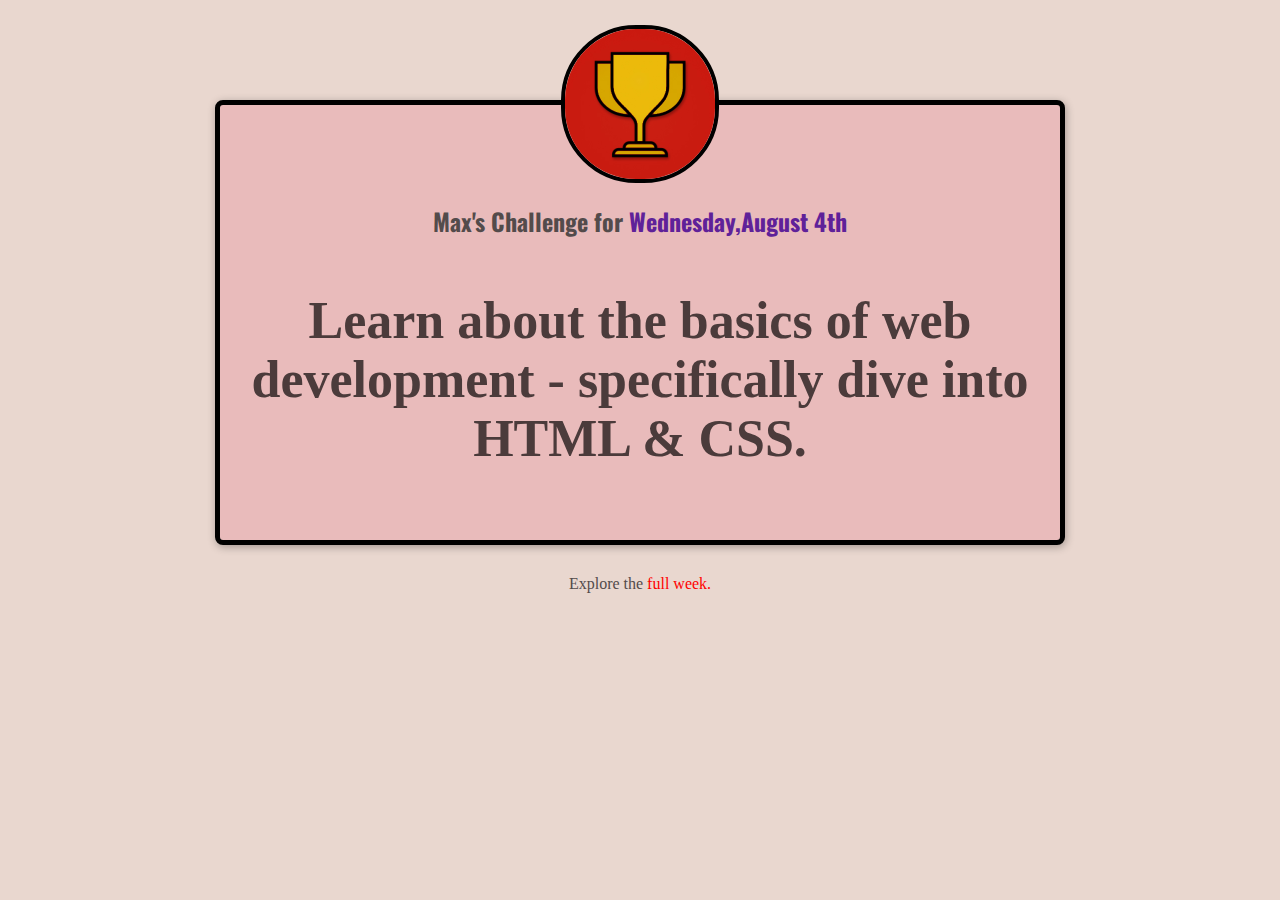
<file: index.html>
<!DOCTYPE html>
<html lang="en">
  <head>
    <link rel="preconnect" href="https://fonts.googleapis.com" />
    <link rel="preconnect" href="https://fonts.gstatic.com" crossorigin />
    <link
      href="https://fonts.googleapis.com/css2?family=Fira+Sans:wght@400;700&family=Oswald:wght@700&display=swap"
      rel="stylesheet"
    />
    <meta charset="UTF-8" />
    <meta name="viewport" content="width=device-width, initial-scale=1.0" />
    <title>My Daily Challenge</title>
    <link href="stylesheets/daily-challenge.css" rel="stylesheet" />
    <link rel="stylesheet" href="stylesheets/shared.css" />
  </head>
  <body>
    <main>
      <img src="images/challenges-trophy.jpg" alt="Daily Challenge" />
      <h1>Max's Challenge for <span>Wednesday,August 4th</span></h1>
      <p id="todays-challenge">
        Learn about the basics of web development - specifically dive into HTML
        & CSS.
      </p>
    </main>
    <footer>
      <p>Explore the <a href="full-week.html" target="_self">full week.</a></p>
    </footer>
  </body>
</html>
</file>
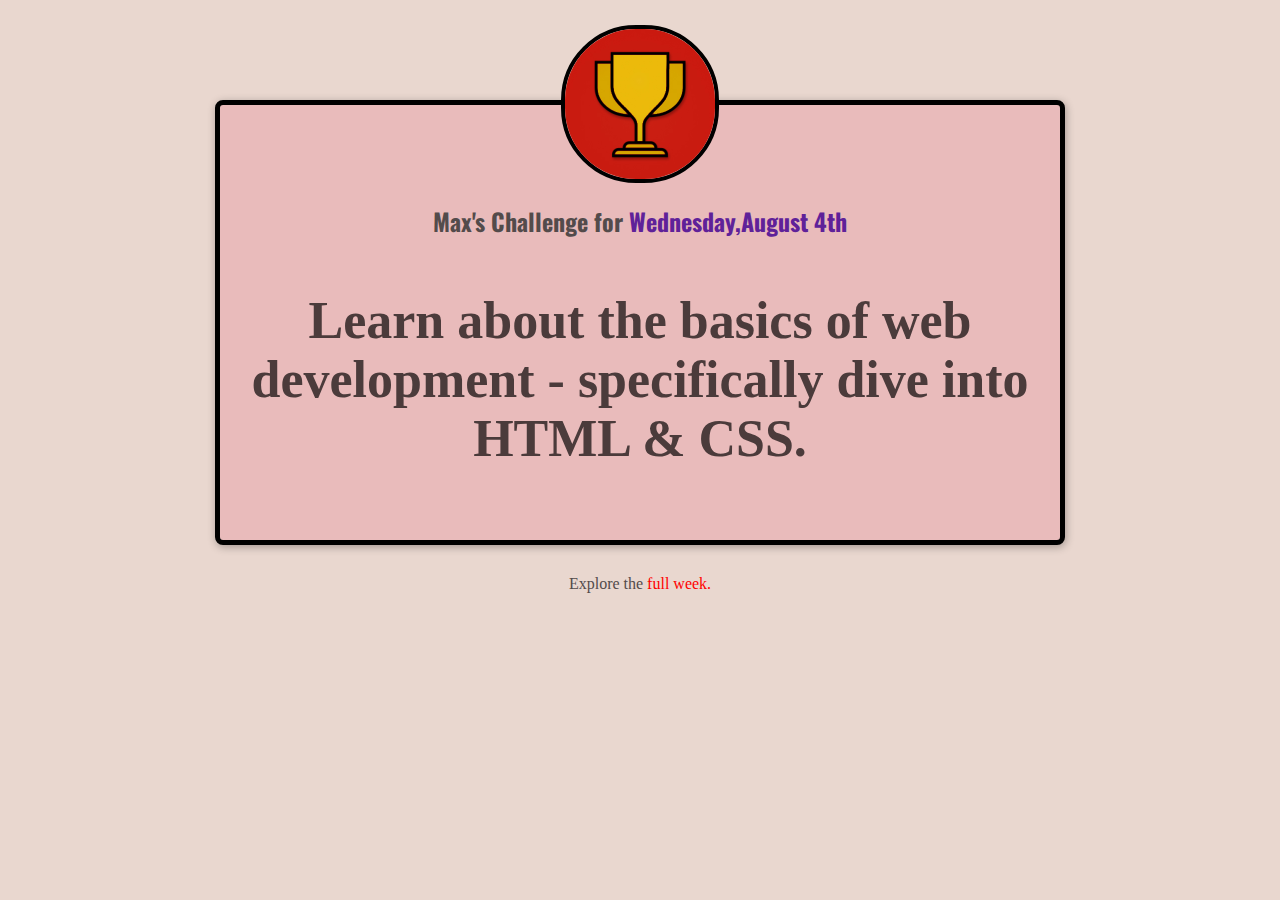
<file: project-1/index.html>
<!DOCTYPE html>
<html lang="en">
  <head>
    <link rel="preconnect" href="https://fonts.googleapis.com" />
    <link rel="preconnect" href="https://fonts.gstatic.com" crossorigin />
    <link
      href="https://fonts.googleapis.com/css2?family=Fira+Sans:wght@400;700&family=Oswald:wght@700&display=swap"
      rel="stylesheet"
    />
    <meta charset="UTF-8" />
    <meta name="viewport" content="width=device-width, initial-scale=1.0" />
    <title>My Daily Challenge</title>
    <link href="stylesheets/daily-challenge.css" rel="stylesheet" />
    <link rel="stylesheet" href="stylesheets/shared.css" />
    <link rel="icon" type="image/png" sizes="32x32" href="/project-1/images/favicon-32x32.png">
  </head>
  <body>
    <main>
      <img src="images/challenges-trophy.jpg" alt="Daily Challenge" />
      <h1>Max's Challenge for <span>Wednesday,August 4th</span></h1>
      <p id="todays-challenge">
        Learn about the basics of web development - specifically dive into HTML
        & CSS.
      </p>
    </main>
    <footer>
      <p>Explore the <a href="full-week.html" target="_self">full week.</a></p>
    </footer>
  </body>
</html>
</file>
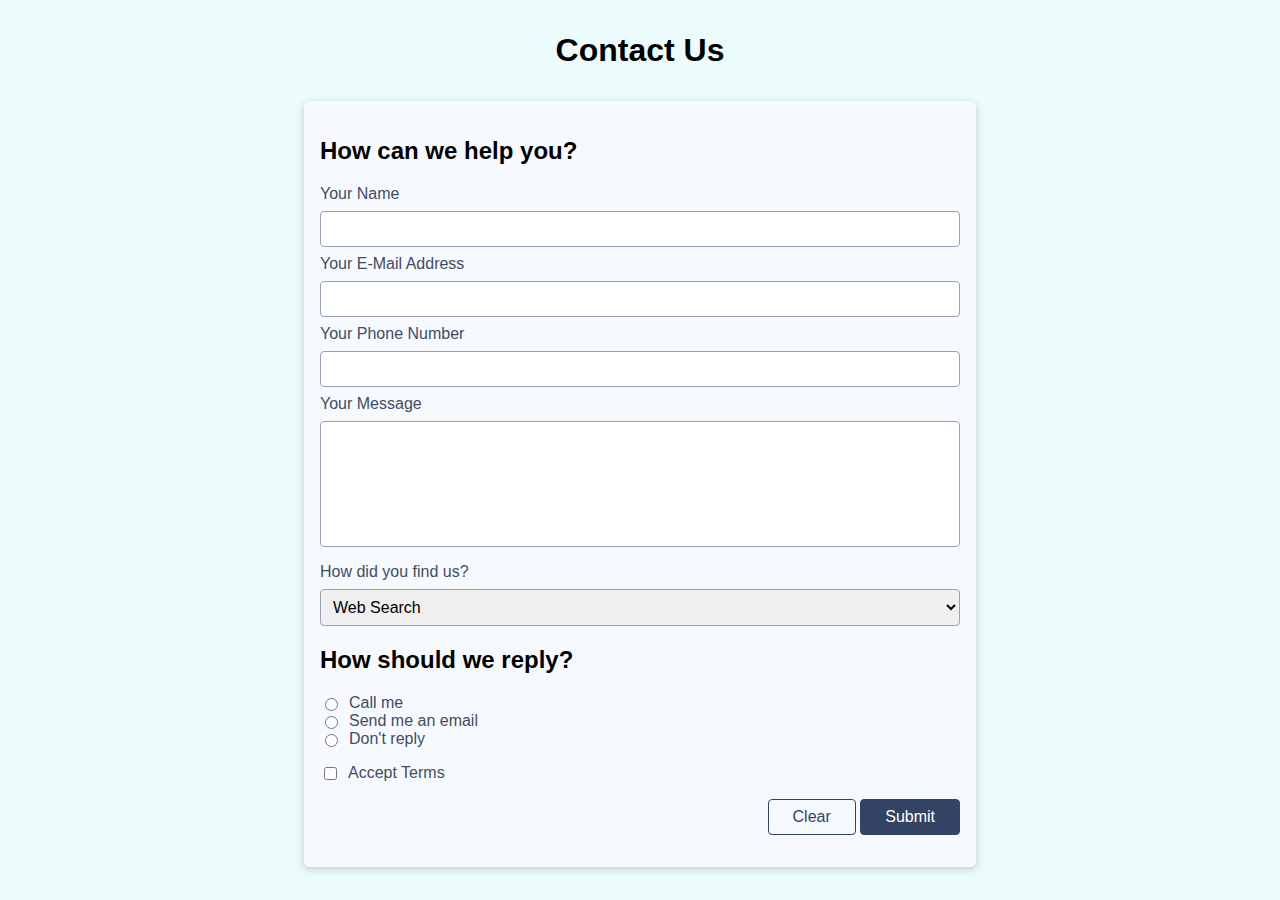
<file: project-10/index.html>
<!DOCTYPE html>
<html lang="en">
  <head>
    <meta charset="UTF-8" />
    <meta name="viewport" content="width=device-width, initial-scale=1.0" />
    <title>Forms Challenge</title>
    <link rel="stylesheet" href="/project-10/styles/styles.css" />
  </head>
  <body>
    <header>
      <h1>Contact Us</h1>
    </header>
    <main>
      <form action="/challenge" method="GET">
        <section>
          <h2>How can we help you?</h2>
          <ul>
            <li>
              <label for="username">Your Name</label>
              <input type="text" id="username" name="username" required />
            </li>
            <li>
              <label for="email">Your E-Mail Address</label>
              <input type="email" id="email" name="email" required />
            </li>
            <li>
              <label for="phone">Your Phone Number</label>
              <input
                type="tel"
                id="phone"
                name="phone"
                required
                minlength="5"
              />
            </li>
            <li>
              <label for="message">Your Message</label>
              <textarea
                id="message"
                name="message"
                required
                minlength="10"
                maxlength="200"
                rows="6"
              ></textarea>
            </li>
          </ul>
        </section>
        <section>
          <label for="channel">How did you find us?</label>
          <select name="channel" id="channel" required>
            <option value="search">Web Search</option>
            <option value="word-of-mouth">Word of Mouth</option>
            <option value="other">Other</option>
          </select>
        </section>
        <section>
          <h2>How should we reply?</h2>
          <ul>
            <li class="inline-control">
              <input
                type="radio"
                name="reply"
                id="reply-phone"
                value="phone"
                required
              />
              <label for="reply-phone">Call me</label>
            </li>
            <li class="inline-control">
              <input
                type="radio"
                name="reply"
                id="reply-email"
                value="email"
                required
              />
              <label for="reply-email">Send me an email</label>
            </li>
            <li class="inline-control">
              <input
                type="radio"
                name="reply"
                id="reply-none"
                value="none"
                required
              />
              <label for="reply-none">Don't reply</label>
            </li>
          </ul>
        </section>
        <section class="inline-control">
          <input
            type="checkbox"
            name="accept-terms"
            id="accept-terms"
            required
          />
          <label for="accept-terms">Accept Terms</label>
        </section>
        <section id="form-actions">
          <button type="reset" class="btn-empty">Clear</button>
          <button type="submit" class="btn-filled">Submit</button>
        </section>
      </form>
    </main>
  </body>
</html>
</file>
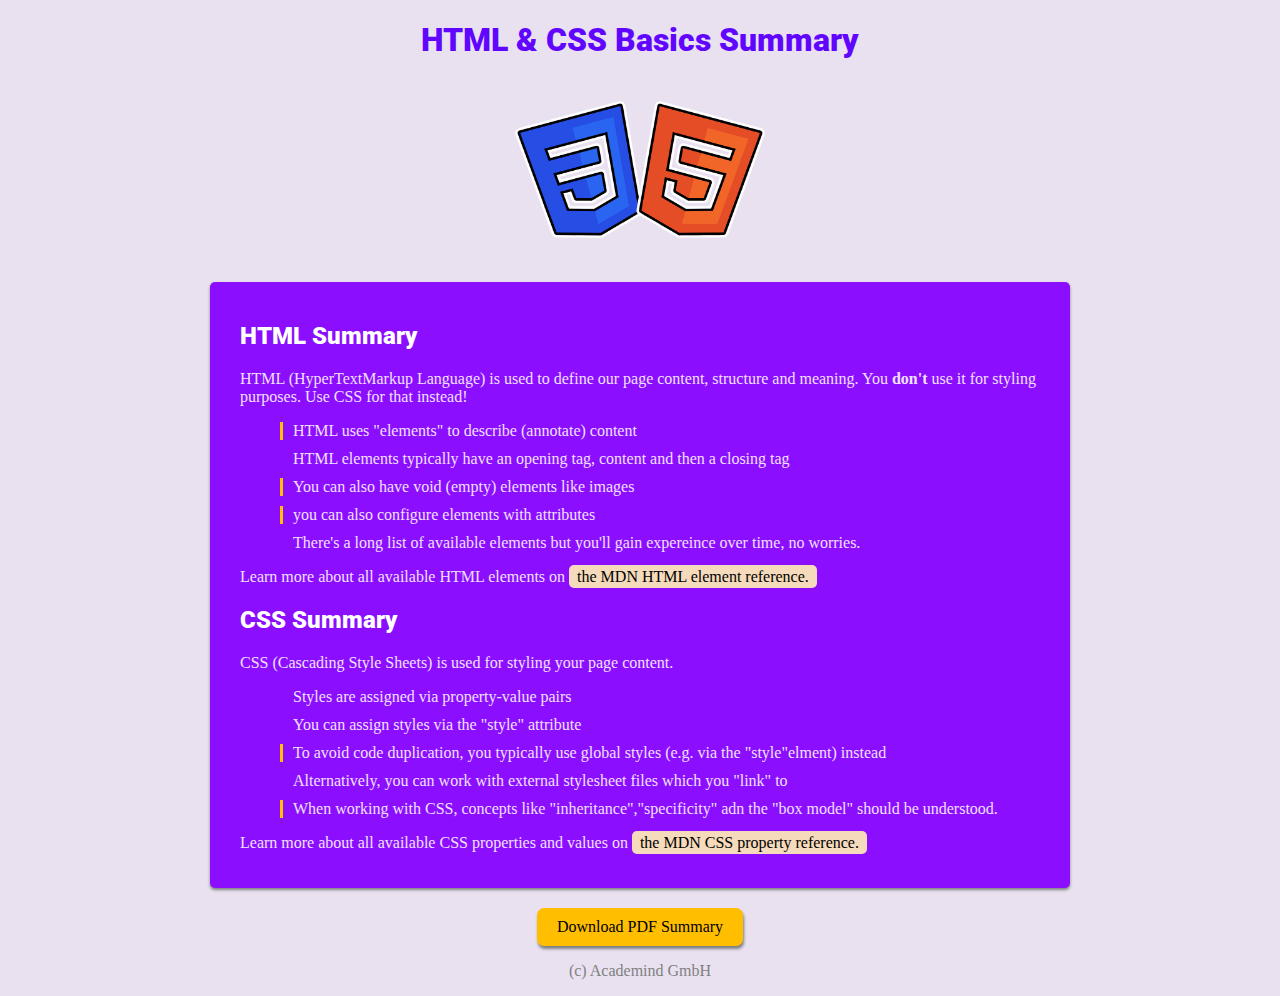
<file: project-2/index.html>
<!DOCTYPE html>
<html lang="en">
  <head>
    <link rel="preconnect" href="https://fonts.googleapis.com" />
    <link rel="preconnect" href="https://fonts.gstatic.com" crossorigin />
    <link
      href="https://fonts.googleapis.com/css2?family=Roboto:wght@400;900&display=swap"
      rel="stylesheet"
    />
    <meta charset="UTF-8" />
    <meta name="viewport" content="width=device-width, initial-scale=1.0" />
    <link rel="stylesheet" href="styles/styles.css" />
   
    <title>Tutorial</title>
  </head>
  <body>
    <header>
      <h1>HTML & CSS Basics Summary</h1>
      <img src="images/html-css.png" alt="HTML & CSS Logo" />
    </header>
    <main>
      <section>
        <h2>HTML Summary</h2>
        <p>
          HTML (HyperTextMarkup Language) is used to define our page content,
          structure and meaning. You <strong>don't</strong> use it for styling
          purposes. Use CSS for that instead!
        </p>
        <ol>
          <li class="important-list-item">
            HTML uses "elements" to describe (annotate) content
          </li>
          <li>
            HTML elements typically have an opening tag, content and then a
            closing tag
          </li>
          <li class="important-list-item">
            You can also have void (empty) elements like images
          </li>
          <li class="important-list-item">
            you can also configure elements with attributes
          </li>
          <li>
            There's a long list of available elements but you'll gain expereince
            over time, no worries.
          </li>
        </ol>
        <p>
          Learn more about all available HTML elements on
          <a
            href="https://developer.mozilla.org/en-US/docs/Web/HTML/Element"
            target="_blank"
            >the MDN HTML element reference.</a
          >
        </p>
      </section>

      <section>
        <h2>CSS Summary</h2>
        <p>
          CSS (Cascading Style Sheets) is used for styling your page content.
        </p>
        <ol>
          <li>Styles are assigned via property-value pairs</li>
          <li>You can assign styles via the "style" attribute</li>
          <li class="important-list-item">
            To avoid code duplication, you typically use global styles (e.g. via
            the "style"elment) instead
          </li>
          <li>
            Alternatively, you can work with external stylesheet files which you
            "link" to
          </li>
          <li class="important-list-item">
            When working with CSS, concepts like "inheritance","specificity" adn
            the "box model" should be understood.
          </li>
        </ol>
        <p>
          Learn more about all available CSS properties and values on
          <a
            href="https://developer.mozilla.org/en-US/docs/Web/CSS/Reference"
            target="_blank"
            >the MDN CSS property reference.</a
          >
        </p>
      </section>
    </main>
    <footer>
      <a target="_blank" href="files/html-css-basics-summary.pdf"
        >Download PDF Summary</a
      >
      <p>(c) Academind GmbH</p>
    </footer>
  </body>
</html>
</file>
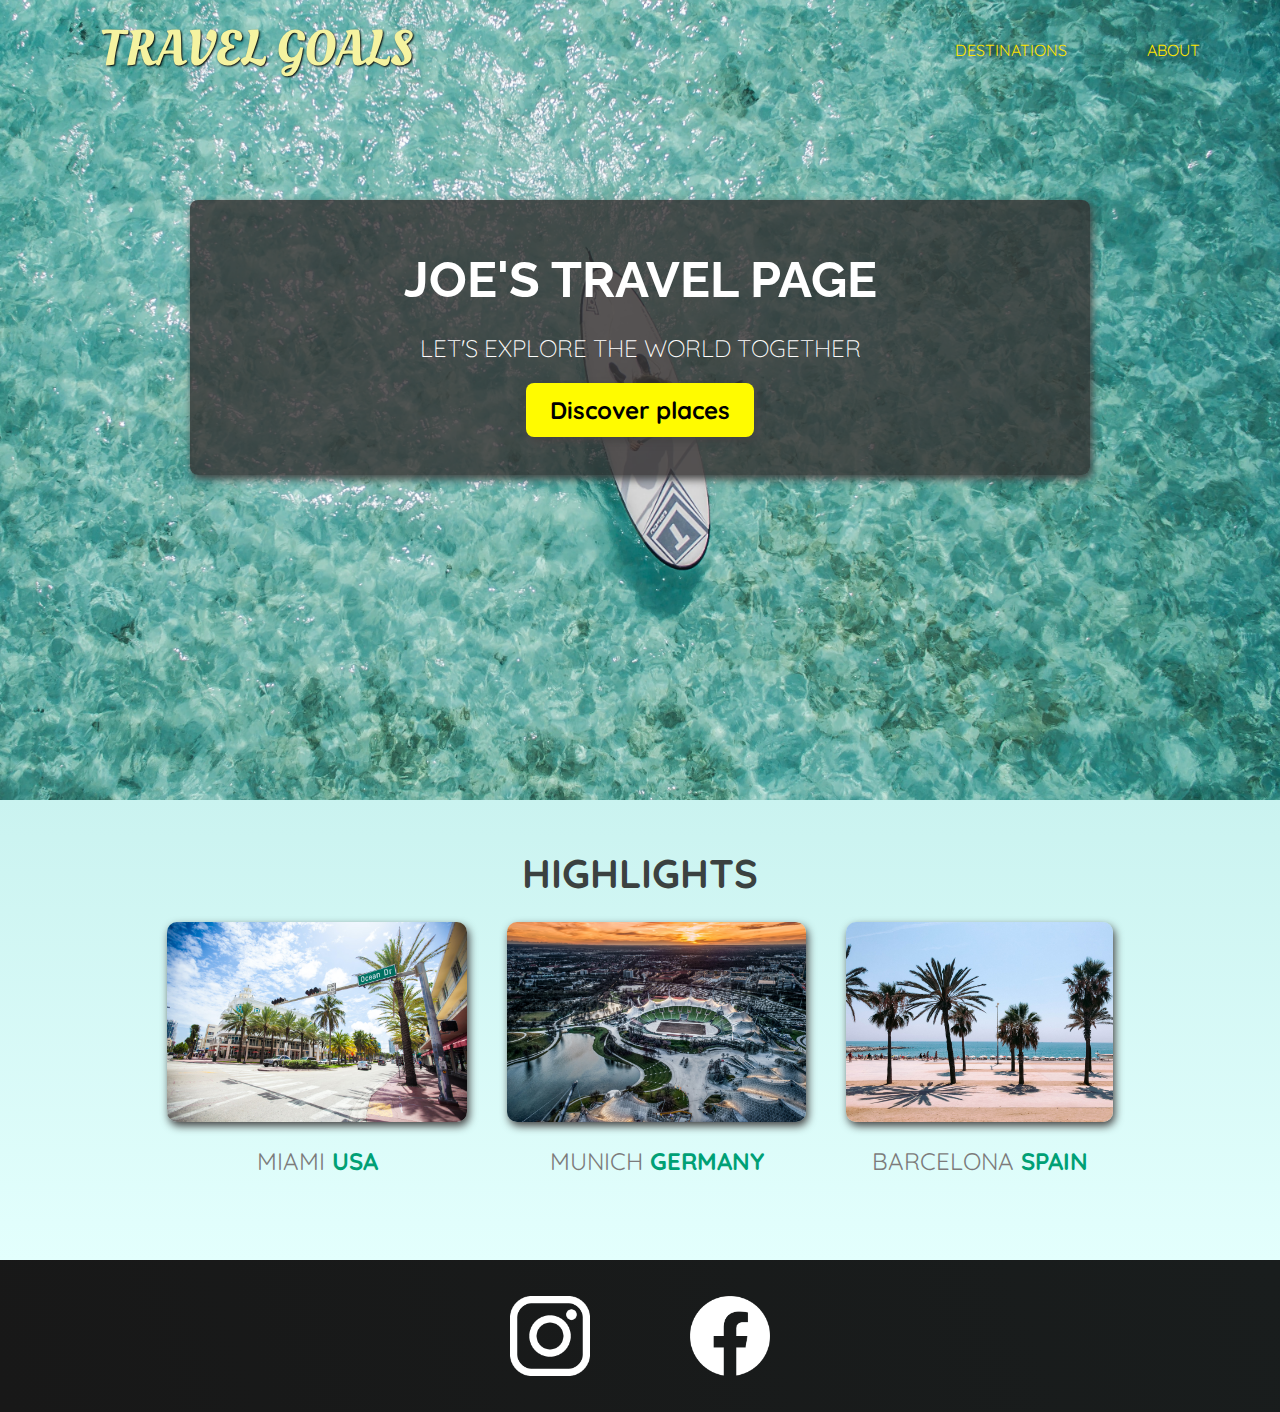
<file: project-3/index.html>
<!DOCTYPE html>
<html lang="en">
  <head>
    <link
      href="https://fonts.googleapis.com/css2?family=Raleway:wght@700&family=Oleo+Script:wght@700&family=Quicksand:wght@300;500;700&display=swap"
      rel="stylesheet"
    />
    <link rel="stylesheet" href="/project-3/styles/styles.css" />
    <link rel="stylesheet" href="/project-3/styles/shared.css" />
    <title>Travel Goals</title>
  </head>
  <body>
    <header>
      <div id="page-logo">
        <a href="/project-3/index.html" target="_self">Travel Goals</a>
      </div>
      <nav>
        <ul>
          <li>
            <a href="/project-3/places.html" target="_self"
              >destinations</a
            >
          </li>
          <li>
            <a href="/project-3/about.html" target="_self">About</a>
          </li>
        </ul>
      </nav>
    </header>
    <main>
      <section id="hero">
        <div id="hero-content">
          <h1>Joe's travel page</h1>
          <p>let's explore the world together</p>
          <a href="/project-3/destinations.html">Discover places</a>
        </div>
      </section>
      <section id="highlights">
        <h2>Highlights</h2>
        <ul id="destinations">
          <li class="destination">
            <img
              src="/project-3/images/highlights/miami.jpg"
              alt="miami USA Street"
            />
            <p>Miami <strong>USA</strong></p>
          </li>
          <li class="destination">
            <img
              src="/project-3/images/highlights/munich.jpg"
              alt="munich germany"
            />
            <p>munich <strong>Germany</strong></p>
          </li>
          <li class="destination">
            <img
              src="/project-3/images/highlights/barcelona.jpg"
              alt="Barcelona Spain"
            />
            <p>Barcelona <strong>Spain</strong></p>
          </li>
        </ul>
      </section>
    </main>
    <footer>
      <ul>
        <li>
          <a href="https://www.instagram.com">
            <img src="/project-3/images/icons/insta.png" alt="Instagram Logo"
          /></a>
        </li>
        <li>
          <a href="https://www.facebook.com">
            <img src="/project-3/images/icons/facebook.png" alt="facebook logo"
          /></a>
        </li>
      </ul>
    </footer>
  </body>
</html>
</file>
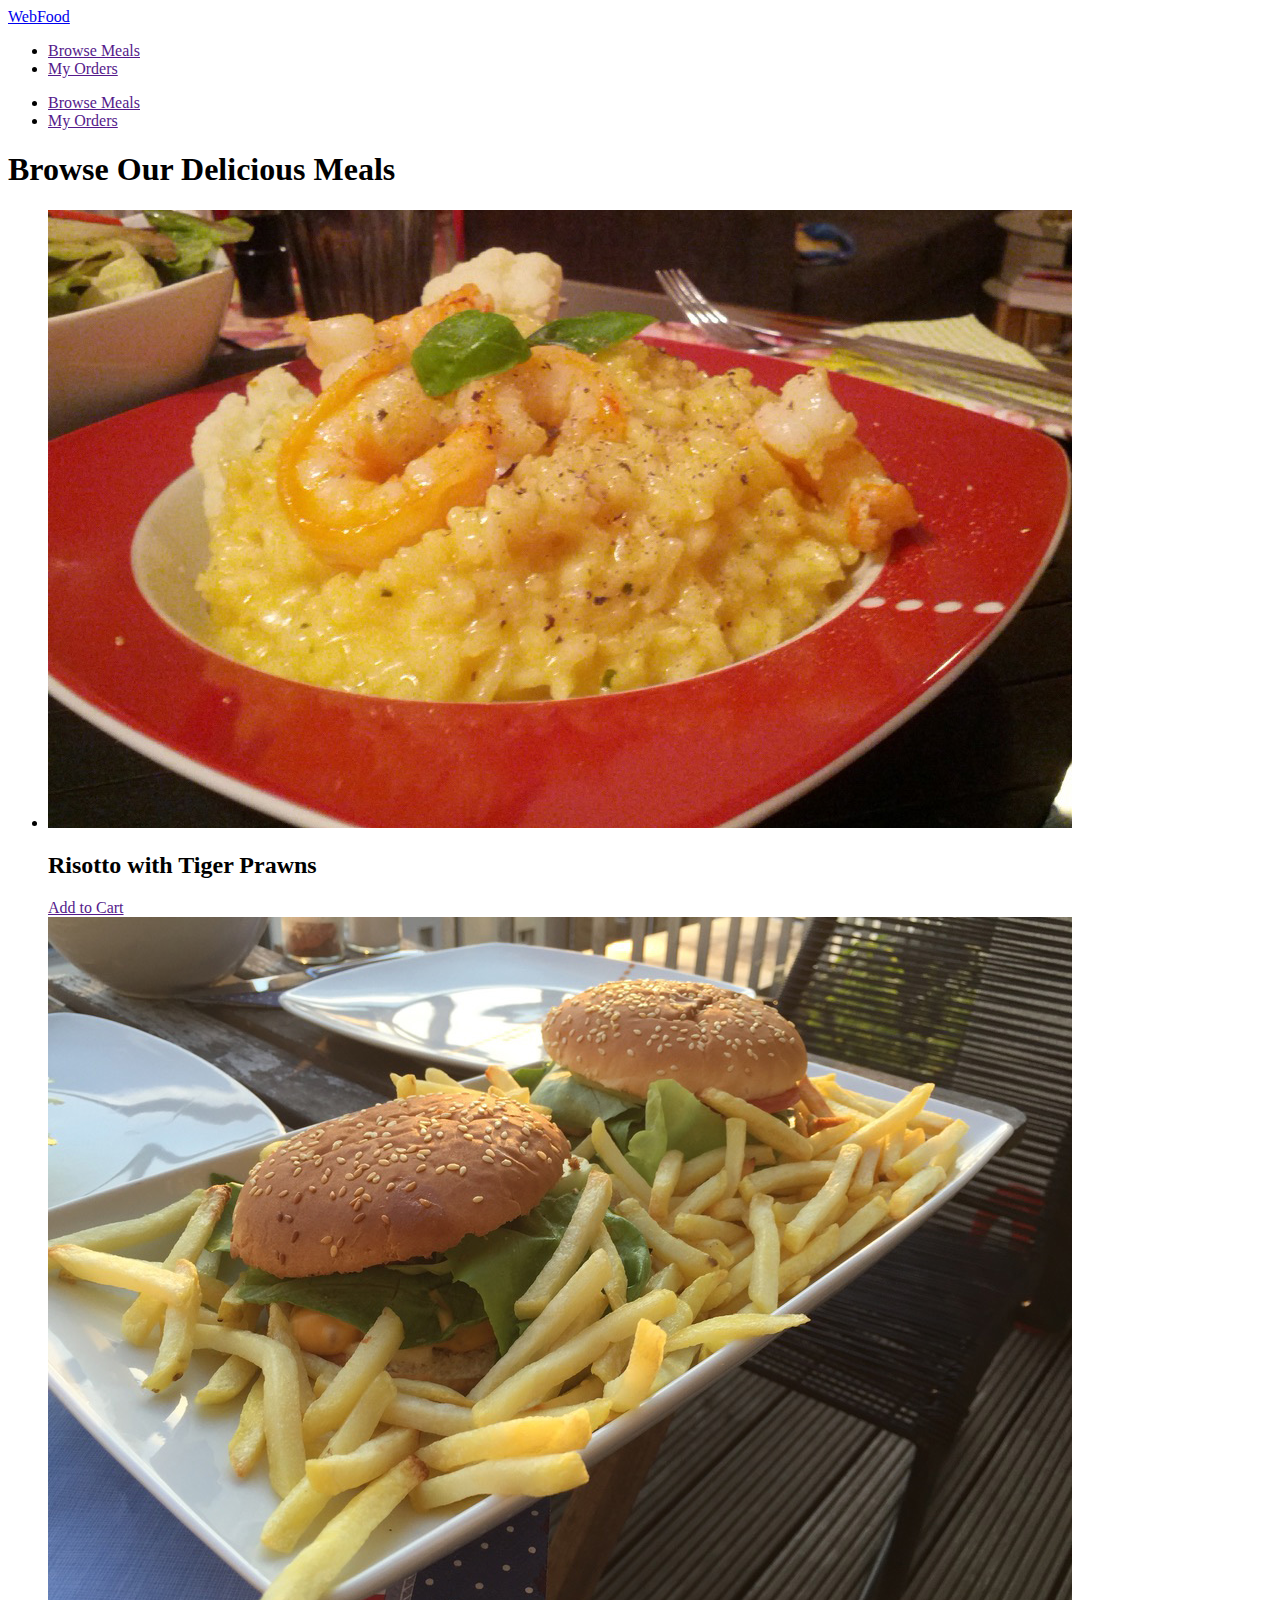
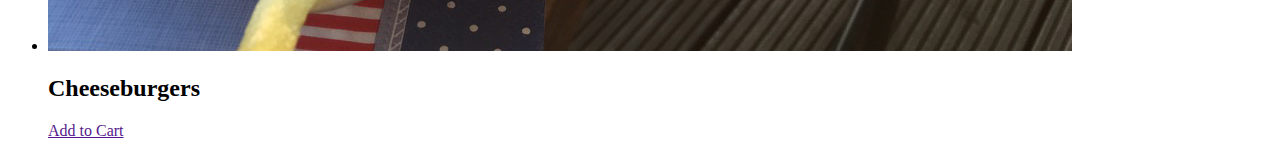
<file: project-4/index.html>
<!DOCTYPE html>
<html lang="en">
  <head>
    <meta charset="UTF-8" />
    <meta http-equiv="X-UA-Compatible" content="IE=edge" />
    <meta name="viewport" content="width=device-width, initial-scale=1.0" />
    <title>WebFood</title>
    <link rel="preconnect" href="https://fonts.gstatic.com" />
    <link
      href="https://fonts.googleapis.com/css2?family=Open+Sans:wght@400;700&display=swap"
      rel="stylesheet"
    />
    <link rel="stylesheet" href="/project-4/styles/">
  </head>
  <body>
    <header id="main-header">
      <a href="index.html" id="logo">WebFood</a>
      <nav>
        <ul>
          <li>
            <a href="">Browse Meals</a>
          </li>
          <li>
            <a href="">My Orders</a>
          </li>
        </ul>
      </nav>
      <a href="#side-drawer" class="menu-btn">
        <span></span>
        <span></span>
        <span></span>
      </a>
    </header>
    <aside id="side-drawer">
      <header>
        <a href="#" class="menu-btn">
          <span></span>
          <span></span>
          <span></span>
        </a>
      </header>
      <nav>
        <ul>
          <li>
            <a href="">Browse Meals</a>
          </li>
          <li>
            <a href="">My Orders</a>
          </li>
        </ul>    
      </nav>
    </aside>
    <main>
      <h1>Browse Our Delicious Meals</h1>
      <section id="latest-products">
        <ul>
          <li class="food-item">
            <article>
              <img
                src="images/risotto.jpg"
                alt="Delicious risotto with tiger prawns"
              />
              <div class="food-item-content">
                <h2>Risotto with Tiger Prawns</h2>
                <a href="" class="btn">Add to Cart</a>
              </div>
            </article>
          </li>
          <li class="food-item">
            <article>
              <img
                src="images/cheeseburgers.jpg"
                alt="Classic cheeseburgers with fries"
              />
              <div class="food-item-content">
                <h2>Cheeseburgers</h2>
                <a href="" class="btn">Add to Cart</a>
              </div>
            </article>
          </li>
        </ul>
      </section>
    </main>
  </body>
</html>
</file>
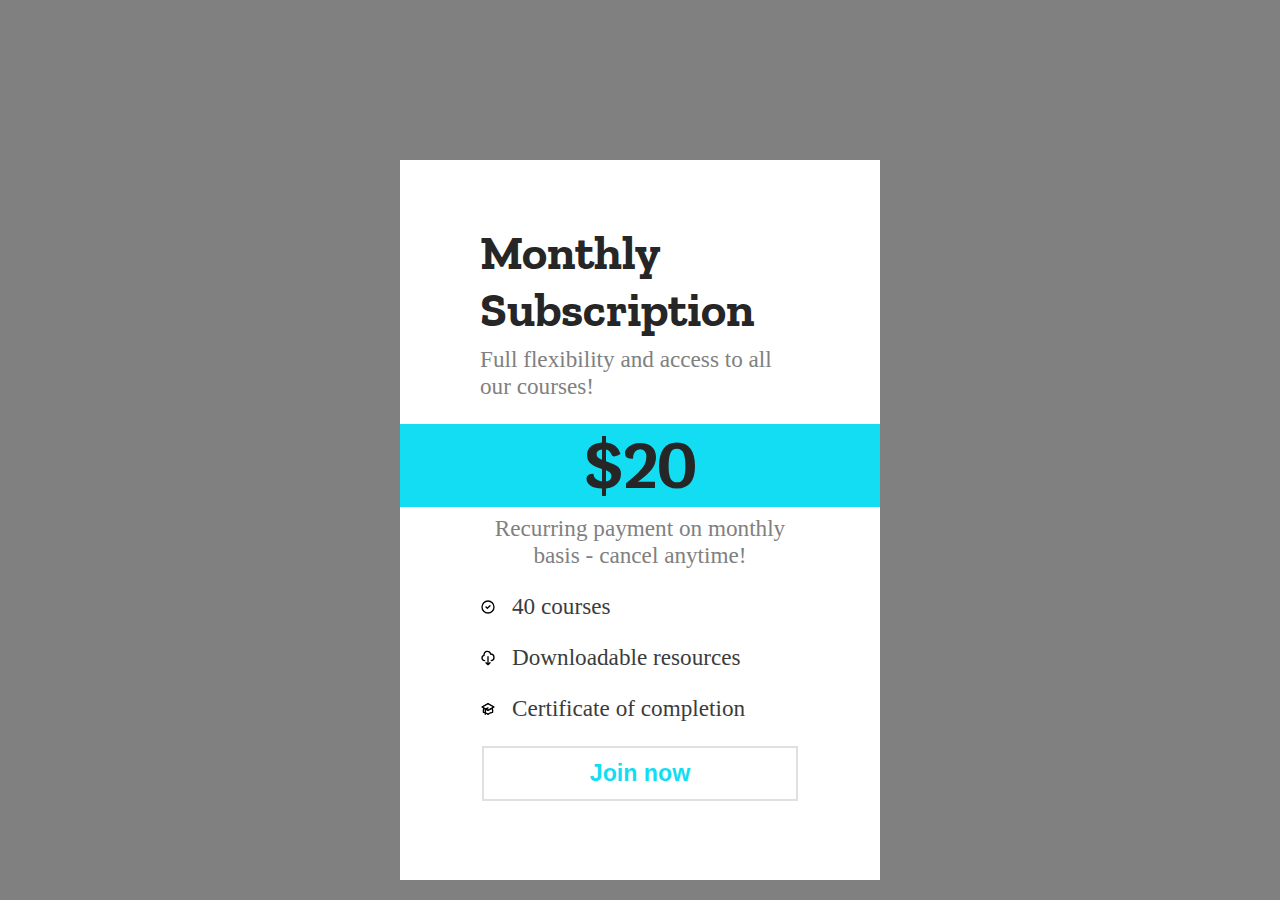
<file: project-5/index.html>
<!DOCTYPE html>
<html lang="en">
<head>
    <meta charset="UTF-8">
    <meta http-equiv="X-UA-Compatible" content="IE=edge">
    <meta name="viewport" content="width=device-width, initial-scale=1.0">
    <link rel="preconnect" href="https://fonts.googleapis.com">
    <link rel="preconnect" href="https://fonts.gstatic.com" crossorigin>
    <link href="https://fonts.googleapis.com/css2?family=Krub:wght@400;600&family=Zilla+Slab:wght@400;600&display=swap" rel="stylesheet">
    <link rel="stylesheet" href="/project-5/styles/styles.css">
    <title>Best Courses</title>
</head>
<body>
    <div class="card-container">
        <h1>Monthly Subscription</h1>
        <p class="card-info">Full flexibility and access to all our courses!</p>
        <p class="price">$20</p>
        <p class="price-info">Recurring payment on monthly basis - cancel anytime!</p>
        <div class="sub-details">
            <div class="sub-feature">
                <div class="icon"><svg class="w-6 h-6" fill="none" stroke="currentColor" viewBox="0 0 24 24" xmlns="http://www.w3.org/2000/svg"><path stroke-linecap="round" stroke-linejoin="round" stroke-width="2" d="M9 12l2 2 4-4m6 2a9 9 0 11-18 0 9 9 0 0118 0z"></path></svg></div>
                <p class="sub-feature-text">40 courses</p>
            </div>
            <div class="sub-feature">
                <div class="icon"><svg class="w-6 h-6" fill="none" stroke="currentColor" viewBox="0 0 24 24" xmlns="http://www.w3.org/2000/svg"><path stroke-linecap="round" stroke-linejoin="round" stroke-width="2" d="M7 16a4 4 0 01-.88-7.903A5 5 0 1115.9 6L16 6a5 5 0 011 9.9M9 19l3 3m0 0l3-3m-3 3V10"></path></svg></div>
                <p class="sub-feature-text">Downloadable resources</p>
            </div>
            <div class="sub-feature">
                <div class="icon"><svg class="w-6 h-6" fill="none" stroke="currentColor" viewBox="0 0 24 24" xmlns="http://www.w3.org/2000/svg"><path d="M12 14l9-5-9-5-9 5 9 5z"></path><path d="M12 14l6.16-3.422a12.083 12.083 0 01.665 6.479A11.952 11.952 0 0012 20.055a11.952 11.952 0 00-6.824-2.998 12.078 12.078 0 01.665-6.479L12 14z"></path><path stroke-linecap="round" stroke-linejoin="round" stroke-width="2" d="M12 14l9-5-9-5-9 5 9 5zm0 0l6.16-3.422a12.083 12.083 0 01.665 6.479A11.952 11.952 0 0012 20.055a11.952 11.952 0 00-6.824-2.998 12.078 12.078 0 01.665-6.479L12 14zm-4 6v-7.5l4-2.222"></path></svg></div>
                <p class="sub-feature-text">Certificate of completion</p>
            </div>
        </div>
        <div class="button-container">
            <a class="button" href="">Join now</a>
        </div>
        
    </div>
    
</body>
</html>
</file>
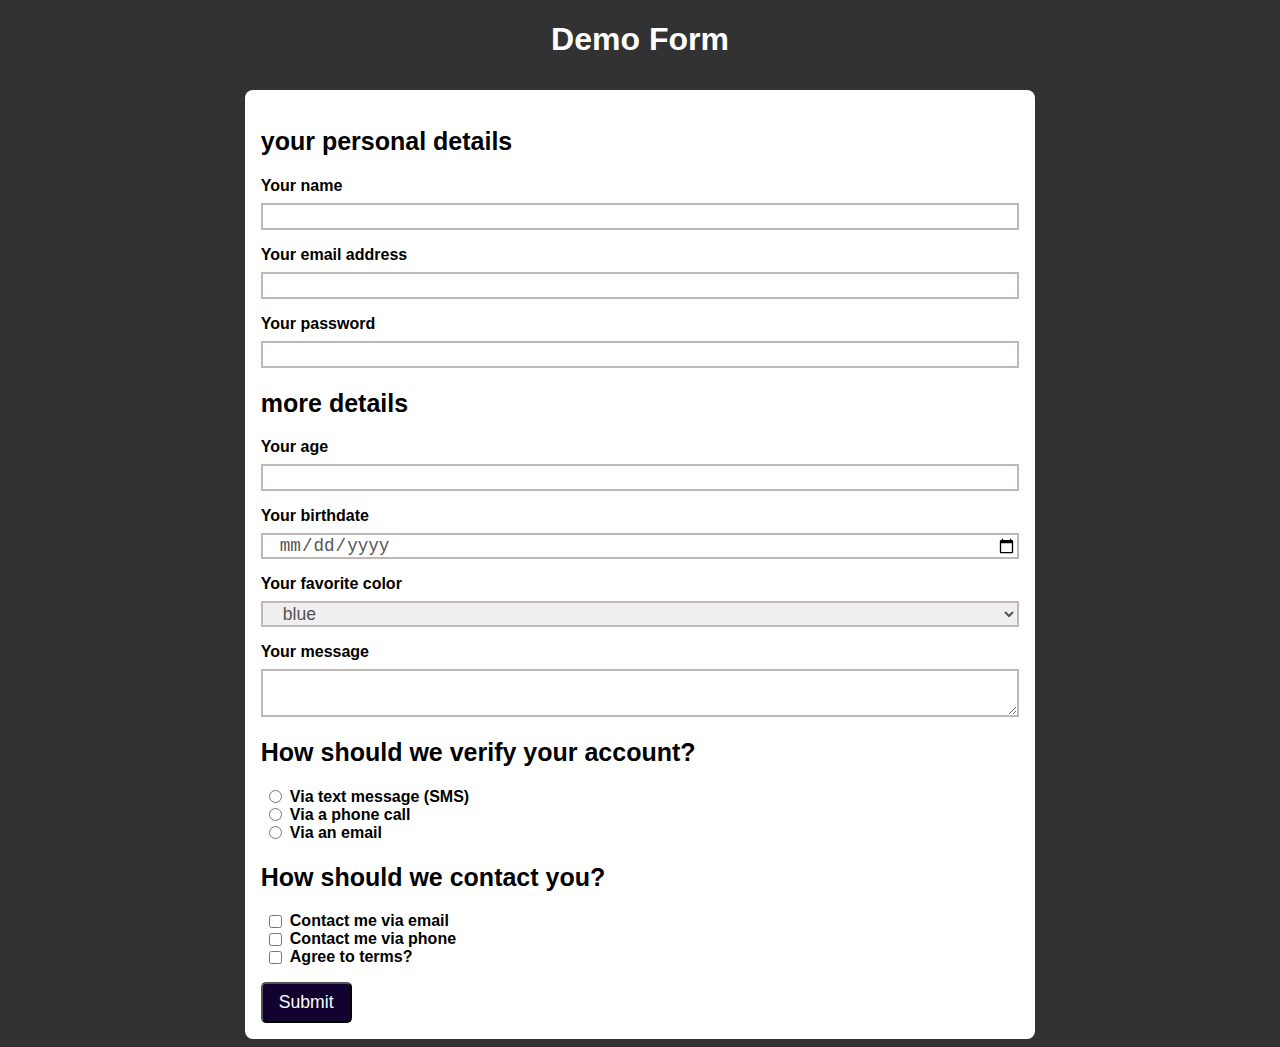
<file: project-6/index.html>
<!DOCTYPE html>
<html lang="en">
  <head>
    <meta charset="UTF-8" />
    <meta name="viewport" content="width=device-width, initial-scale=1.0" />
    <link rel="stylesheet" href="/project-6/styles/styles.css" />
    <title>Forume</title>
  </head>
  <body>
    <main>
      <header><h1>Demo Form</h1></header>
      <form action="/project-6/" method="Get">
        <h2>your personal details</h2>
        <section id="personal-details">
          <label for="user-name">Your name</label>
          <input type="text" name="username" id="user-name" />
          <label for="user-email">Your email address</label>
          <input type="email" name="useremail" id="user-email" />
          <label for="user-password">Your password</label>
          <input
            type="password"
            name="userpassword"
            id="user-password"
            step="1"
          />
        </section>

        <section id="more-details">
          <h2>more details</h2>
          <label for="user-age">Your age</label>
          <input type="number" name="userage" id="user-age" />
          <label for="user-birthdate">Your birthdate</label>
          <input type="date" name="userbirthdate" id="user-birthdate" required min="1921-01-01" max="2003-01-01"/>
          <label for="color">Your favorite color</label>
          <select name="fav-color" id="color">
            <option value="blue">blue</option>
            <option value="red">red</option>
            <option value="green">green</option>
          </select>

          <label for="message">Your message</label>
          <textarea name="user-message" id="message" rows="2"></textarea>
        </section>
        <section id="verfication">
          <h2>How should we verify your account?</h2>
          <div class="verify-account-method">
            <input type="radio" value="SMS" name="verify" id="sms-method" />
            <label for="sms-method">Via text message (SMS)</label>
          </div>
          <div class="verify-account-method">
            <input type="radio" value="phone" name="verify" id="phone-method" />
            <label for="phone-method">Via a phone call</label>
          </div>
          <div class="verify-account-method">
            <input type="radio" value="email" name="verify" id="email-method" />
            <label for="email-method">Via an email</label>
          </div>
        </section>
        <section id="contact">
          <h2>How should we contact you?</h2>
          <div class="check-box">
            <input
              type="checkbox"
              value="email"
              id="email-checkbox"
              name="contatct"
            />
            <label for="email-checkbox">Contact me via email</label>
          </div>
          <div class="check-box">
            <input
              type="checkbox"
              value="phone"
              id="phone-checkbox"
              name="contatct"
            />
            <label for="phone-checkbox">Contact me via phone</label>
          </div>
          <div class="check-box">
            <input
              type="checkbox"
              value="agreed"
              id="agreement"
              name="agreed"
            />
            <label for="agreement">Agree to terms?</label>
          </div>
        </section>

        <button>Submit</button>
      
      </form>
    </main>
  </body>
</html>
</file>
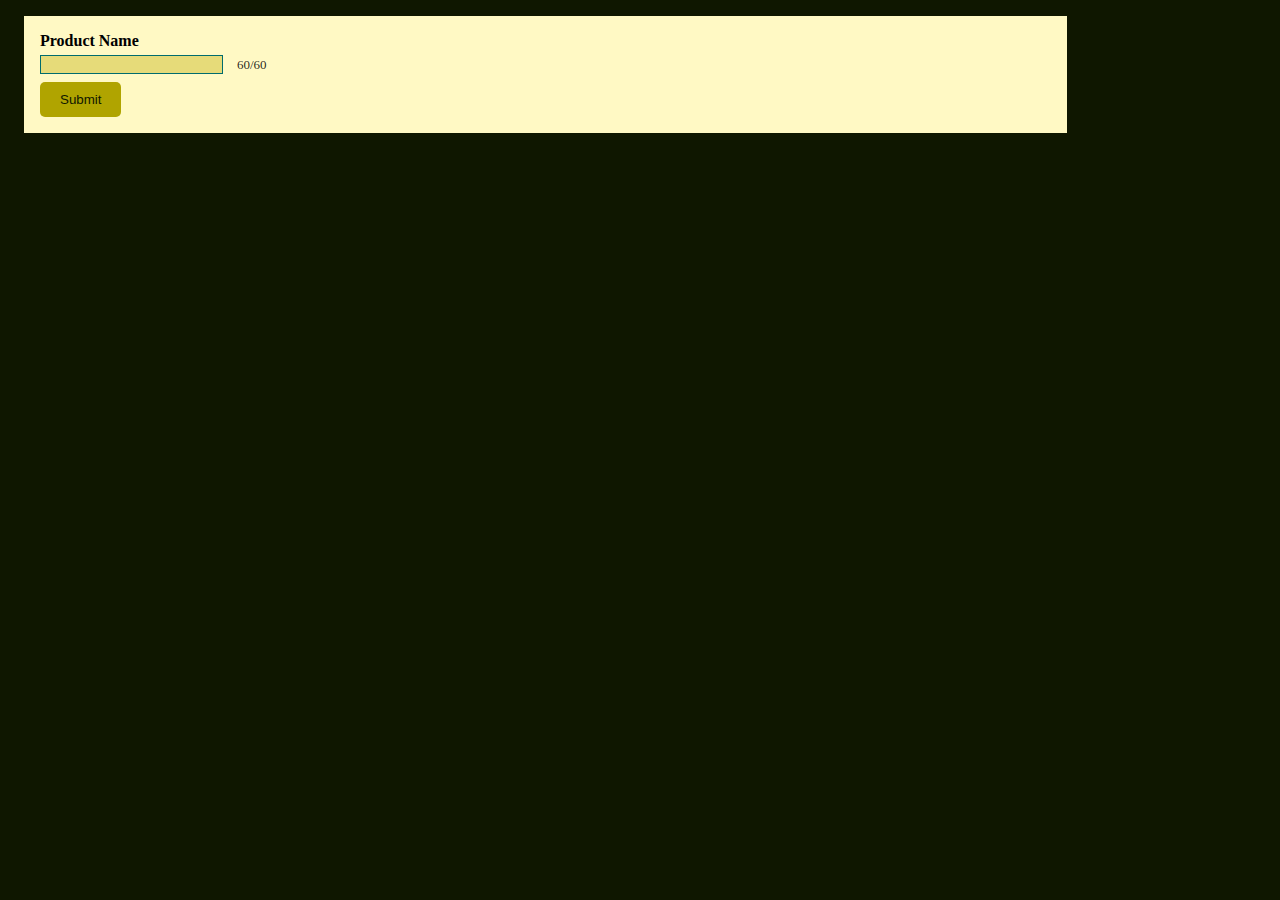
<file: project-7/index.html>
<!DOCTYPE html>
<html lang="en">
  <head>
    <meta charset="UTF-8" />
    <meta name="viewport" content="width=device-width, initial-scale=1.0" />
    <title>Document</title>
    <script src="/project-7/java-script/app.js" defer></script>
    <link rel="stylesheet" href="/project-7/styles/styles.css" />
  </head>
  <body>
    <form>
      <label for="text-input-field">Product Name</label>
      <input
        type="text"
        name="text-input-field"
        id="text-input-field"
        maxlength="60"
      />
      <span id="total-chars"> <span id="remaining-chars">60</span>/60 </span>
      <button>Submit</button>
    </form>
  </body>
</html>
</file>
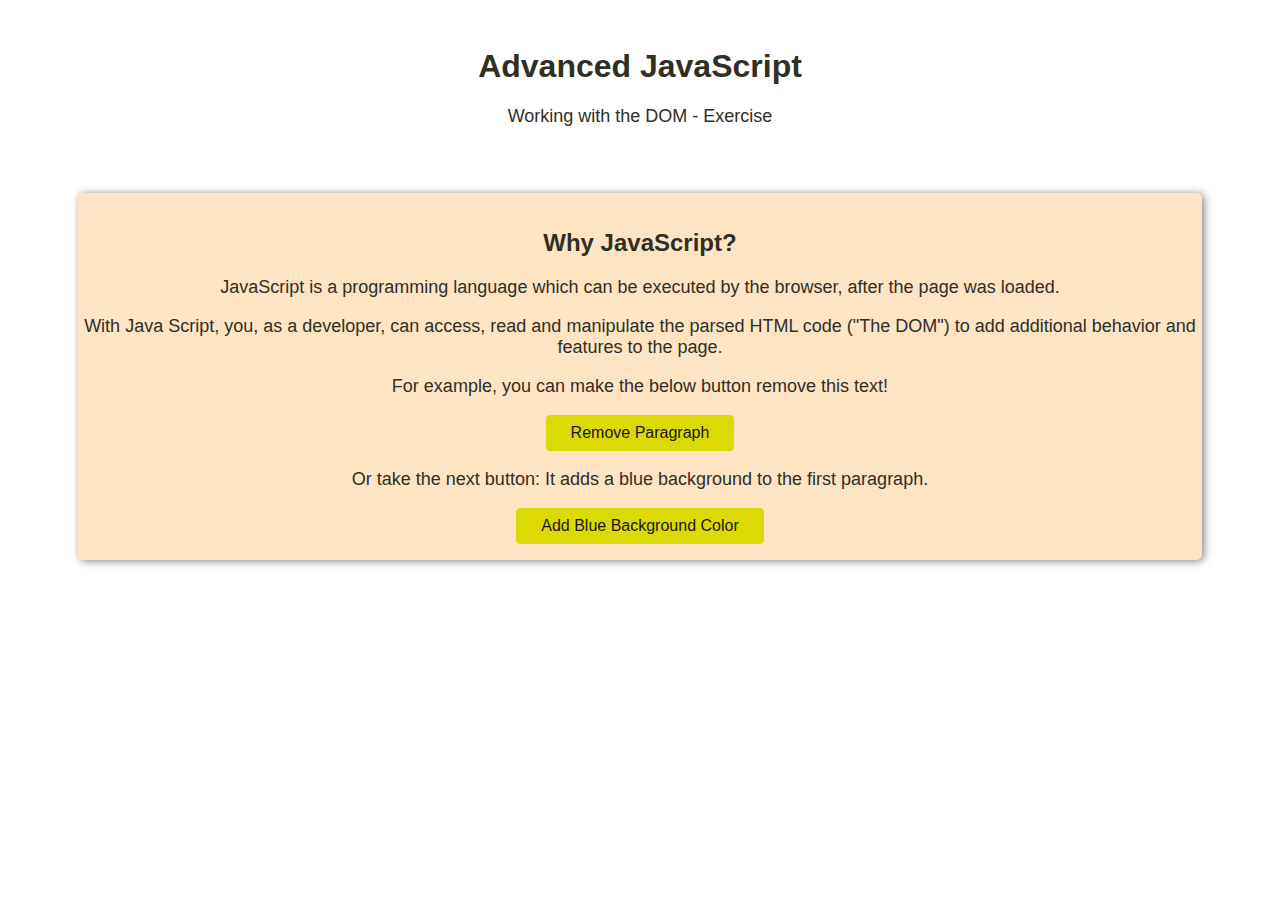
<file: project-8/index.html>
<!DOCTYPE html>
<html lang="en">
  <head>
    <meta charset="UTF-8" />
    <meta name="viewport" content="width=device-width, initial-scale=1.0" />
    <title>Advanced JavaScript Exercise</title>
    <link rel="stylesheet" href="/project-8/styles/styles.css" />
    <script src="/project-8/scripts/scripts.js" defer></script>
  </head>
  <body>
    <h1>Advanced JavaScript</h1>
    <p>Working with the DOM - Exercise</p>
    <section id="first-section">
      <h2>Why JavaScript?</h2>
      <p>
        JavaScript is a programming language which can be executed by the
        browser, after the page was loaded.
      </p>
      <p>
        With Java Script, you, as a developer, can access, read and manipulate
        the parsed HTML code ("The DOM") to add additional behavior and features
        to the page.
      </p>
      <p>For example, you can make the below button remove this text!</p>
      <button>Remove Paragraph</button>
      <p>
        Or take the next button: It adds a blue background to the first
        paragraph.
      </p>
      <button id="add-blue-color">Add Blue Background Color</button>
    </section>
  </body>
</html>
</file>
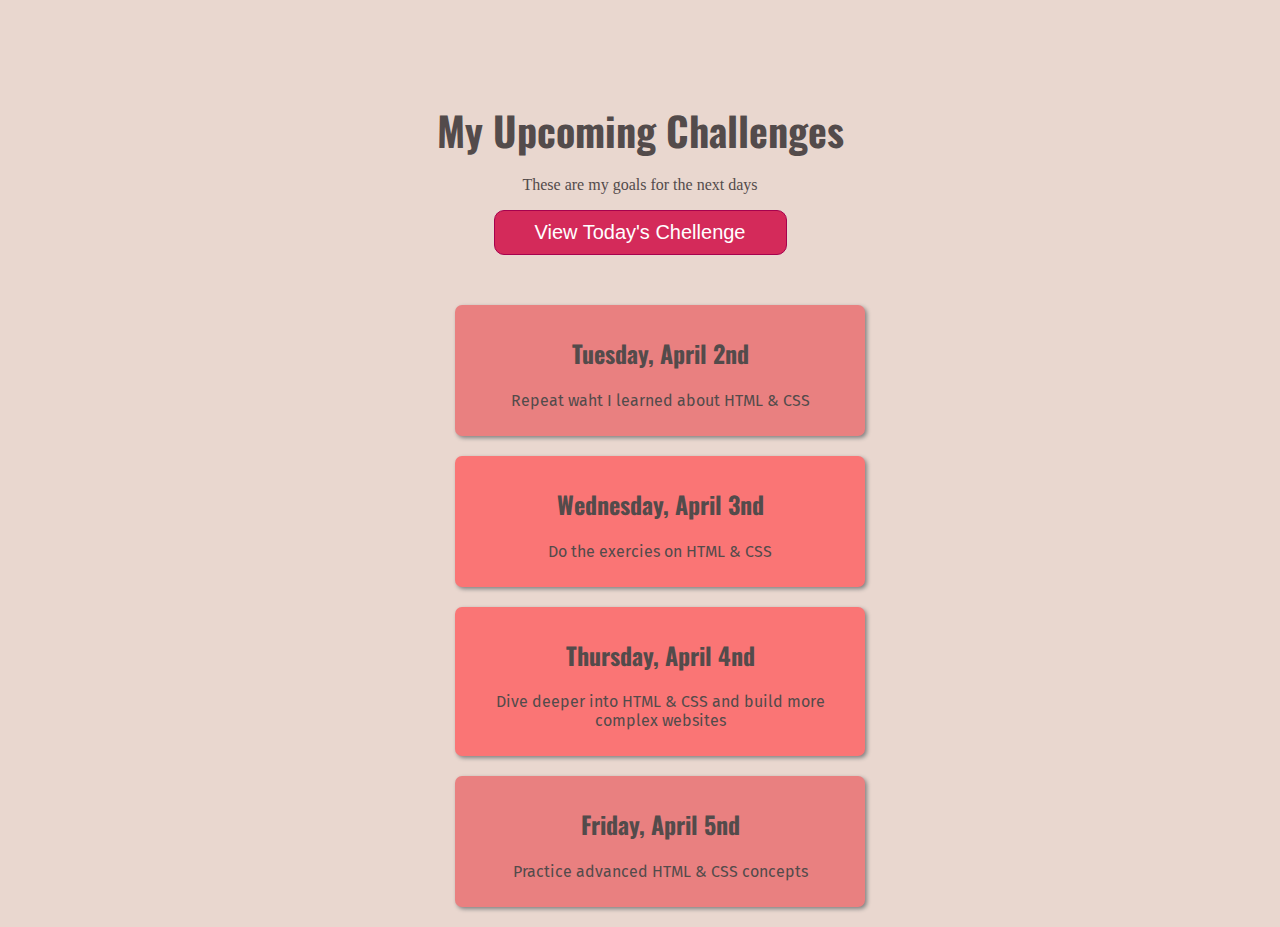
<file: full-week.html>
<!DOCTYPE html>
<html lang="en">
  <head>
    <link rel="preconnect" href="https://fonts.googleapis.com" />
    <link rel="preconnect" href="https://fonts.gstatic.com" crossorigin />
    <link
      href="https://fonts.googleapis.com/css2?family=Fira+Sans:wght@400;700&family=Oswald:wght@700&display=swap"
      rel="stylesheet"
    />
    <meta charset="UTF-8" />
    <meta name="viewport" content="width=device-width, initial-scale=1.0" />
    <title>My Upcoming Challenges</title>
    <link href="stylesheets/full-week.css" rel="stylesheet" />
    <link rel="stylesheet" href="stylesheets/shared.css" />
  </head>
  <body>
    <header>
      <h1>My Upcoming Challenges</h1>
      <p>These are my goals for the next days</p>
      <a href="index.html">View Today's Chellenge</a>
    </header>
    <main>
      <ol>
        <li>
          <h2>Tuesday, April 2nd</h2>
          <p>Repeat waht I learned about HTML & CSS</p>
        </li>
        <li class="important-tasks">
          <h2>Wednesday, April 3nd</h2>
          <p>Do the exercies on HTML & CSS</p>
        </li>
        <li class="important-tasks">
          <h2>Thursday, April 4nd</h2>
          <p>Dive deeper into HTML & CSS and build more complex websites</p>
        </li>
        <li>
          <h2>Friday, April 5nd</h2>
          <p>Practice advanced HTML & CSS concepts</p>
        </li>
      </ol>
    </main>
  </body>
</html>
</file>
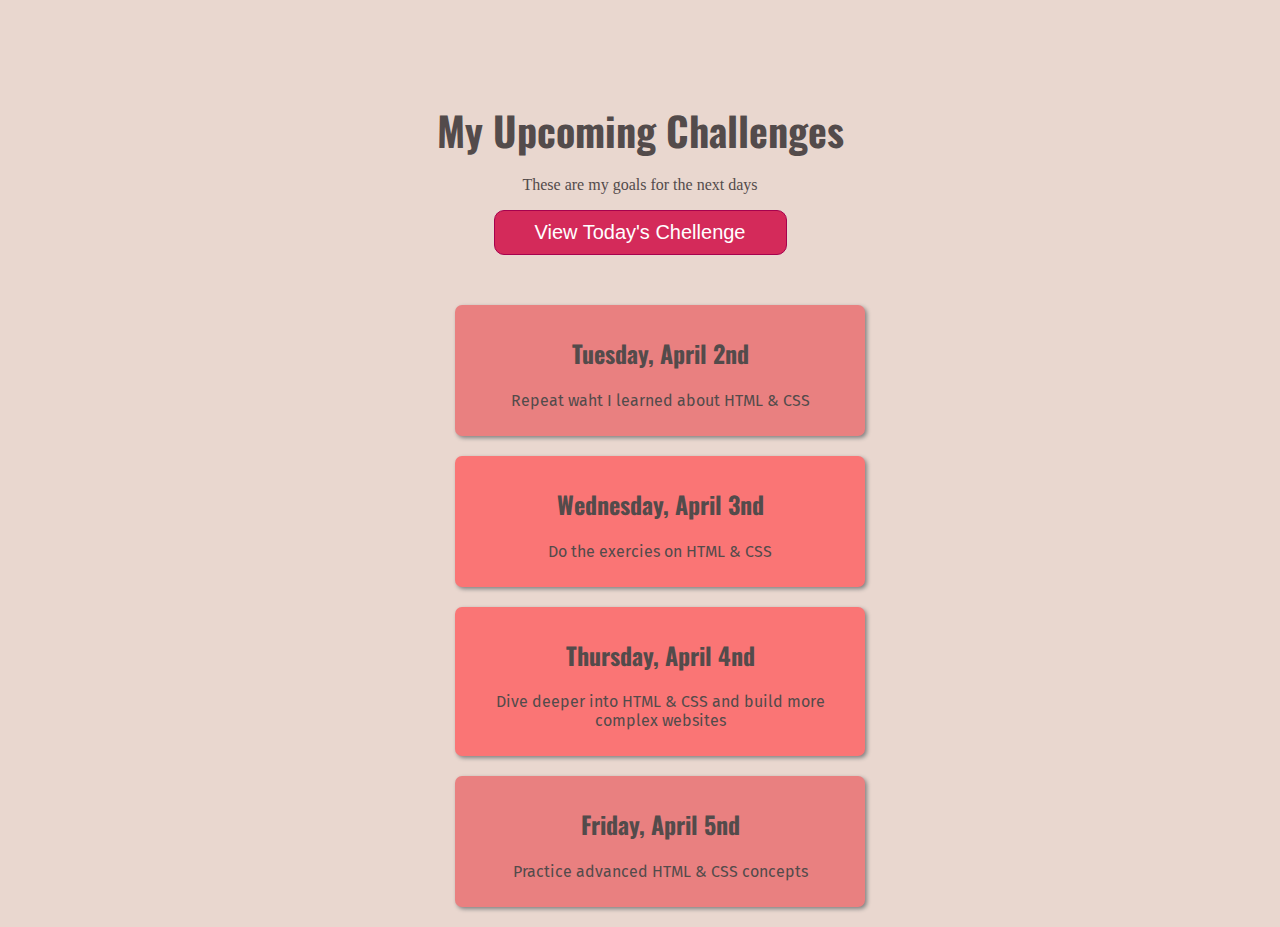
<file: project-1/full-week.html>
<!DOCTYPE html>
<html lang="en">
  <head>
    <link rel="preconnect" href="https://fonts.googleapis.com" />
    <link rel="preconnect" href="https://fonts.gstatic.com" crossorigin />
    <link
      href="https://fonts.googleapis.com/css2?family=Fira+Sans:wght@400;700&family=Oswald:wght@700&display=swap"
      rel="stylesheet"
    />
    <meta charset="UTF-8" />
    <meta name="viewport" content="width=device-width, initial-scale=1.0" />
    <title>My Upcoming Challenges</title>
    <link href="stylesheets/full-week.css" rel="stylesheet" />
    <link rel="stylesheet" href="stylesheets/shared.css" />
    <link rel="icon" type="image/png" sizes="32x32" href="/project-1/images/favicon-32x32.png">
  </head>
  <body>
    <header>
      <h1>My Upcoming Challenges</h1>
      <p>These are my goals for the next days</p>
      <a href="index.html">View Today's Chellenge</a>
    </header>
    <main>
      <ol>
        <li>
          <h2>Tuesday, April 2nd</h2>
          <p>Repeat waht I learned about HTML & CSS</p>
        </li>
        <li class="important-tasks">
          <h2>Wednesday, April 3nd</h2>
          <p>Do the exercies on HTML & CSS</p>
        </li>
        <li class="important-tasks">
          <h2>Thursday, April 4nd</h2>
          <p>Dive deeper into HTML & CSS and build more complex websites</p>
        </li>
        <li>
          <h2>Friday, April 5nd</h2>
          <p>Practice advanced HTML & CSS concepts</p>
        </li>
      </ol>
    </main>
  </body>
</html>
</file>
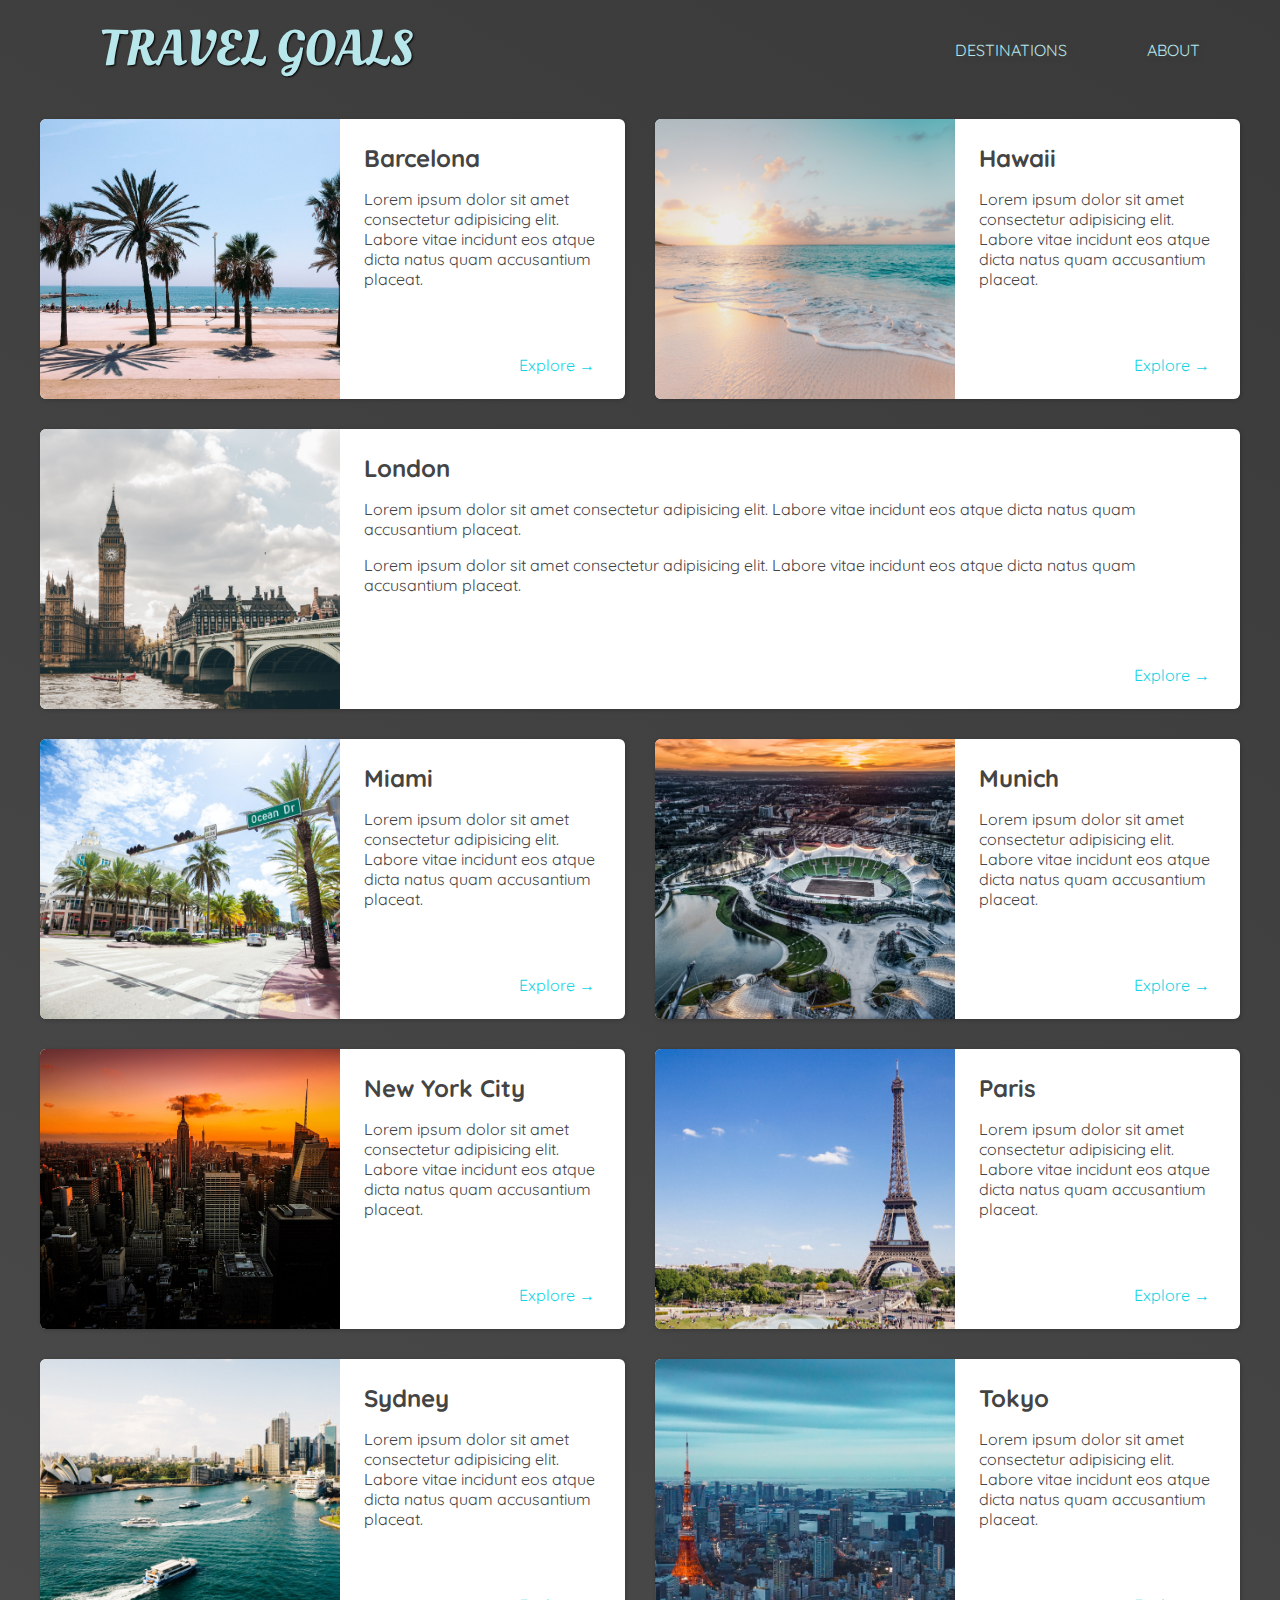
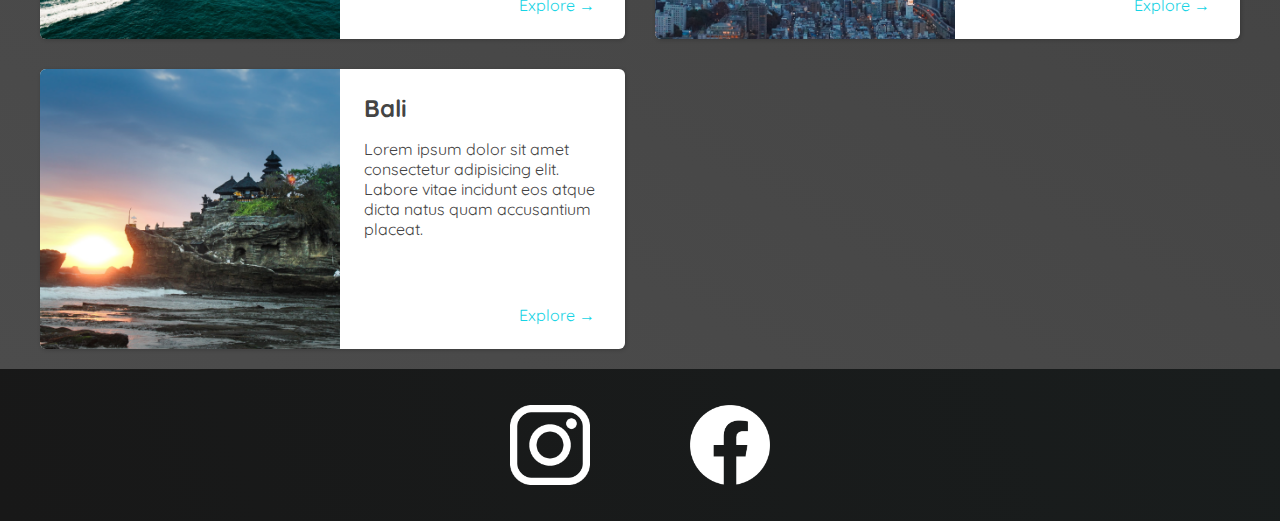
<file: project-3/places.html>
<!DOCTYPE html>
<html lang="en">
  <head>
    <link
      href="https://fonts.googleapis.com/css2?family=Raleway:wght@700&family=Oleo+Script:wght@700&family=Quicksand:wght@300;500;700&display=swap"
      rel="stylesheet"
    />
    <link rel="stylesheet" href="/project-3/styles/shared.css" />
    <link rel="stylesheet" href="/project-3/styles/places.css" />
    <title>Travel Goals</title>
  </head>
  <body>
    <header>
      <div id="page-logo">
        <a href="/project-3/index.html" target="_self">Travel Goals</a>
      </div>
      <nav>
        <ul>
          <li>
            <a href="/project-3/destinations.html" target="_self"
              >destinations</a
            >
          </li>
          <li>
            <a href="/project-3/about.html" target="_self">About</a>
          </li>
        </ul>
      </nav>
    </header>
    <main>
      <ul>
        <li>
          <img
            src="/project-3/images/highlights/barcelona.jpg"
            alt="City of Barcelona"
          />
          <div class="item-content">
            <div>
              <h2>Barcelona</h2>
              <p>
                Lorem ipsum dolor sit amet consectetur adipisicing elit. Labore
                vitae incidunt eos atque dicta natus quam accusantium placeat.
              </p>
            </div>
            <div class="actions">
              <a href="https://en.wikipedia.org/wiki/Barcelona"
                >Explore &#x2192;</a
              >
            </div>
          </div>
        </li>
        <li>
          <img
            src="/project-3/images/destinations/hawaii.jpg"
            alt="Hawaii beach"
          />
          <div class="item-content">
            <div>
              <h2>Hawaii</h2>
              <p>
                Lorem ipsum dolor sit amet consectetur adipisicing elit. Labore
                vitae incidunt eos atque dicta natus quam accusantium placeat.
              </p>
            </div>
            <div class="actions">
              <a href="https://en.wikipedia.org/wiki/Hawaii"
                >Explore &#x2192;</a
              >
            </div>
          </div>
        </li>
        <li>
          <img
            src="/project-3/images/destinations/london.jpg"
            alt="London city"
          />
          <div class="item-content">
            <div>
              <h2>London</h2>
              <p>
                Lorem ipsum dolor sit amet consectetur adipisicing elit. Labore
                vitae incidunt eos atque dicta natus quam accusantium placeat.
              </p>
              <p>
                Lorem ipsum dolor sit amet consectetur adipisicing elit. Labore
                vitae incidunt eos atque dicta natus quam accusantium placeat.
              </p>
            </div>
            <div class="actions">
              <a href="https://en.wikipedia.org/wiki/London"
                >Explore &#x2192;</a
              >
            </div>
          </div>
        </li>
        <li>
          <img
            src="/project-3/images/highlights/miami.jpg"
            alt="Miami streets"
          />
          <div class="item-content">
            <div>
              <h2>Miami</h2>
              <p>
                Lorem ipsum dolor sit amet consectetur adipisicing elit. Labore
                vitae incidunt eos atque dicta natus quam accusantium placeat.
              </p>
            </div>
            <div class="actions">
              <a href="https://en.wikipedia.org/wiki/Miami">Explore &#x2192;</a>
            </div>
          </div>
        </li>
        <li>
          <img
            src="/project-3/images/highlights/munich.jpg"
            alt="Munich football stadium"
          />
          <div class="item-content">
            <div>
              <h2>Munich</h2>
              <p>
                Lorem ipsum dolor sit amet consectetur adipisicing elit. Labore
                vitae incidunt eos atque dicta natus quam accusantium placeat.
              </p>
            </div>
            <div class="actions">
              <a href="https://en.wikipedia.org/wiki/Munich"
                >Explore &#x2192;</a
              >
            </div>
          </div>
        </li>
        <li>
          <img
            src="/project-3/images/destinations/new-york-city.jpg"
            alt="New York City skyline"
          />
          <div class="item-content">
            <div>
              <h2>New York City</h2>
              <p>
                Lorem ipsum dolor sit amet consectetur adipisicing elit. Labore
                vitae incidunt eos atque dicta natus quam accusantium placeat.
              </p>
            </div>
            <div class="actions">
              <a href="https://en.wikipedia.org/wiki/New_York_City"
                >Explore &#x2192;</a
              >
            </div>
          </div>
        </li>
        <li>
          <img
            src="/project-3/images/destinations/paris.jpg"
            alt="Paris city"
          />
          <div class="item-content">
            <div>
              <h2>Paris</h2>
              <p>
                Lorem ipsum dolor sit amet consectetur adipisicing elit. Labore
                vitae incidunt eos atque dicta natus quam accusantium placeat.
              </p>
            </div>
            <div class="actions">
              <a href="https://en.wikipedia.org/wiki/Paris">Explore &#x2192;</a>
            </div>
          </div>
        </li>
        <li>
          <img
            src="/project-3/images/destinations/sydney.jpg"
            alt="Sydney beach"
          />
          <div class="item-content">
            <div>
              <h2>Sydney</h2>
              <p>
                Lorem ipsum dolor sit amet consectetur adipisicing elit. Labore
                vitae incidunt eos atque dicta natus quam accusantium placeat.
              </p>
            </div>
            <div class="actions">
              <a href="https://en.wikipedia.org/wiki/Sydney"
                >Explore &#x2192;</a
              >
            </div>
          </div>
        </li>
        <li>
          <img
            src="/project-3/images/destinations/tokyo.jpg"
            alt="Tokyo skyline"
          />
          <div class="item-content">
            <div>
              <h2>Tokyo</h2>
              <p>
                Lorem ipsum dolor sit amet consectetur adipisicing elit. Labore
                vitae incidunt eos atque dicta natus quam accusantium placeat.
              </p>
            </div>
            <div class="actions">
              <a href="https://en.wikipedia.org/wiki/Tokyo">Explore &#x2192;</a>
            </div>
          </div>
        </li>
        <li>
          <img src="/project-3/images/destinations/bali.jpg" alt="Bali beach" />
          <div class="item-content">
            <div>
              <h2>Bali</h2>
              <p>
                Lorem ipsum dolor sit amet consectetur adipisicing elit. Labore
                vitae incidunt eos atque dicta natus quam accusantium placeat.
              </p>
            </div>
            <div class="actions">
              <a href="https://en.wikipedia.org/wiki/Bali">Explore &#x2192;</a>
            </div>
          </div>
        </li>
      </ul>
    </main>
    <footer>
      <ul>
        <li>
          <a href="https://www.instagram.com">
            <img src="/project-3/images/icons/insta.png" alt="Instagram Logo"
          /></a>
        </li>
        <li>
          <a href="https://www.facebook.com">
            <img src="/project-3/images/icons/facebook.png" alt="facebook logo"
          /></a>
        </li>
      </ul>
    </footer>
  </body>
</html>
</file>
<file: stylesheets/daily-challenge.css>
main {
  width: 800px;
  margin: 0px auto 30px auto;
  border: 5px solid black;
  box-shadow: 4px 4px 5px rgba(0, 0, 0, 0.3);
  padding: 20px;
  background-color: rgb(233, 187, 187);
  border-radius: 8px;
  box-shadow: 1px 2px 8px rgba(0, 0, 0, 0.3);
}

img {
  height: 150px;
  width: 150px;
  border-radius: 75px;
  margin-top: -100px;
  border: 4px solid black;
  display: inline-block;
}

h1 {
  font-size: 24px;
}

h1 span {
  color: rgb(95, 33, 153);
}

a {
  color: red;
}

a:hover {
  text-decoration: underline;
}

#todays-challenge {
  color: rgb(75, 59, 59);
  font-weight: bold;
  font-size: 52px;
}
</file>
<file: stylesheets/shared.css>
body {
  margin-top: 100px;
  background-color: rgb(233, 215, 207);
  text-align: center;
  color: rgb(83, 75, 75);
}

h1 {
  font-weight: bold;
  font-family: "Oswald", sans-serif;
}

a {
    text-decoration: none;
}
</file>
<file: project-1/stylesheets/daily-challenge.css>
main {
  width: 800px;
  margin: 0px auto 30px auto;
  border: 5px solid black;
  box-shadow: 4px 4px 5px rgba(0, 0, 0, 0.3);
  padding: 20px;
  background-color: rgb(233, 187, 187);
  border-radius: 8px;
  box-shadow: 1px 2px 8px rgba(0, 0, 0, 0.3);
}

img {
  height: 150px;
  width: 150px;
  border-radius: 75px;
  margin-top: -100px;
  border: 4px solid black;
  display: inline-block;
}

h1 {
  font-size: 24px;
}

h1 span {
  color: rgb(95, 33, 153);
}

a {
  color: red;
}

a:hover {
  text-decoration: underline;
}

#todays-challenge {
  color: rgb(75, 59, 59);
  font-weight: bold;
  font-size: 52px;
}
</file>
<file: project-1/stylesheets/shared.css>
body {
  margin-top: 100px;
  background-color: rgb(233, 215, 207);
  text-align: center;
  color: rgb(83, 75, 75);
}

h1 {
  font-weight: bold;
  font-family: "Oswald", sans-serif;
}

a {
    text-decoration: none;
}
</file>
<file: project-10/styles/styles.css>
body {
    font-family: sans-serif;
    background-color: rgb(236, 252, 253);
  }
  
  h1 {
    text-align: center;
    margin: 2rem;
  }
  
  form {
    width: 40rem;
    margin: auto;
    background-color: rgb(246, 250, 255);
    padding: 1rem;
    box-shadow: 0 2px 8px rgba(0, 0, 0, 0.2);
    border-radius: 6px;
  }
  
  section {
    margin-bottom: 1rem;
  }
  
  ul {
    list-style: none;
    margin: 0;
    padding: 0;
  }
  
  label {
    color: rgb(66, 76, 97);
    display: block;
    margin: 0.5rem 0;
  }
  
  input,
  textarea,
  select {
    font: inherit;
    padding: 0.5rem;
    border: 1px solid rgb(152, 159, 184);
    width: 100%;
    display: block;
    border-radius: 4px;
    box-sizing: border-box;
  }
  
  textarea {
    resize: none;
  }
  
  input:focus,
  textarea:focus {
    background-color: rgb(217, 227, 247);
  }
  
  button {
    font: inherit;
    border: 1px solid rgb(51, 67, 100);
    padding: 0.5rem 1.5rem;
    border-radius: 4px;
    cursor: pointer;
  }
  
  #form-actions {
    text-align: right;
  }
  
  .btn-filled {
    background-color: rgb(51, 67, 100);
    color: white;
  }
  
  .btn-empty {
    background-color: transparent;
    color: rgb(51, 67, 100);
  }
  
  .btn-filled:hover {
    background-color: rgb(69, 89, 129);
    border-color: rgb(69, 89, 129);
  }
  
  .btn-empty:hover {
    background-color: rgb(208, 215, 230);
  }
  
  .inline-control {
    display: flex;
  }
  
  .inline-control label {
    margin: 0;
    margin-left: 0.5rem;
  }
  
  .inline-control input {
    width: auto;
  }
</file>
<file: project-2/styles/styles.css>
body {
  background-color: rgb(233, 224, 240);
  text-align: center;
  color: rgb(242, 224, 255);
}

h1 {
  font-family: "Roboto", sans-serif;
  font-weight: 900;
  color: rgb(97, 6, 254);
}

img {
  width: 250px;
  display: inline-block;
  margin: 20px;
}

main {
  width: 800px;
  text-align: left;
  background-color: rgb(139, 14, 255);
  border-radius: 5px;
  box-shadow: 0px 2px 3px grey;
  padding: 20px 30px;
  margin: 20px auto 20px auto;
}

main h2 {
  font-family: "Roboto", sans-serif;
  font-weight: 900;
  color: white;
}

main a {
  background-color: rgb(245, 219, 187);
  padding: 3px 8px;
  border-radius: 5px;
  text-decoration: none;
  color: #000;
}

main a:hover,
main a:active {
  text-decoration: underline;
  background-color: rgb(247, 206, 155);
}

ol {
  list-style: none;
}

li {
  margin-bottom: 10px;
  padding-left: 10px;
  border-left: 3px solid transparent;
}

.important-list-item {
  border-color: rgb(255, 191, 0);
}

footer a {
  background-color: rgb(255, 191, 0);
  color: #000;
  padding: 10px 20px;
  border-radius: 7px;
  box-shadow: 1px 3px 3px grey;
  text-decoration: none;
  display: inline-block;
}

footer a:hover {
  background-color: rgb(255, 204, 0);
  text-decoration: underline;
}

footer p {
  color: grey;
}
</file>
<file: project-3/styles/styles.css>
#hero {
  height: 800px;
  background-image: url("/project-3/images/ocean.jpg");
  background-position: center;
  background-size: cover;
  margin: 0;
}
#hero-content {
  width: 900px;
  background-color: rgba(51, 47, 47, 0.8);
  border-radius: 8px;
  box-shadow: 2px 4px 8px rgb(68, 67, 67);
  padding: 50px 0;
  margin: 0 auto;
  text-align: center;
  position: relative;
  top: 200px;
}

#hero-content h1 {
  text-transform: uppercase;
  color: white;
  font-family: "Raleway", sans-serif;
  margin: 0;
  font-size: 50px;
}

#hero-content p {
  color: white;
  text-transform: uppercase;
  margin-bottom: 32px;
  font-weight: 300;
  font-size: 24px;
}

#hero-content a {
  font-size: 24px;
  background-color: rgb(255, 251, 0);
  color: #000;
  font-weight: 700;
  border-radius: 8px;
  box-shadow: 2px 4px 8px rgb(68, 67, 67);
  padding: 12px 24px;
  text-decoration: none;
}

#hero-content a:hover {
  background-color: rgb(255, 238, 0);
}

#highlights {
  background: linear-gradient(0deg, rgb(227, 255, 253), rgb(202, 243, 240));
  padding: 24px;
}

#highlights h2 {
  /* margin: 0;
  padding: 20px; */
  margin: 24px 0;
  text-align: center;
  font-size: 40px;
  color: rgb(59, 65, 64);
  text-transform: uppercase;
}

#destinations {
  display: flex;
  width: 90%;
  margin: auto;
  margin-bottom: 40px;
  justify-content: center;
}

.destination {
  margin: 0 20px;
  text-transform: uppercase;
}

.destination img {
  height: 200px;
  width: 100%;
  border-radius: 10px;
  box-shadow: 2px 4px 8px rgb(68, 67, 67);
  object-fit: cover;
}
.destination p {
  text-align: center;
  font-size: 24px;
  color: rgb(124, 123, 123);
  margin: 20px 0;
}
.destination strong {
  color: rgb(0, 160, 117);
}
</file>
<file: project-3/styles/shared.css>
body {
  font-family: "Quicksand", sans-serif;
  margin: 0;
}
header {
  padding: 15px 60px;
  display: flex;
  align-items: center;
  justify-content: space-between;
  position: absolute;
  box-sizing: border-box;
  width: 100%;
}

#page-logo a {
  font-family: "Oleo Script", sans-serif;
  color: rgb(245, 243, 160);
  font-size: 50px;
  text-decoration: none;
  text-transform: uppercase;
  text-shadow: 1px 1px 2px black;
}

ul {
  list-style: none;
  margin: 0;
  padding: 0;
}

header ul {
  display: flex;
  flex-direction: row;
  justify-content: space-between;
}

header li {
  margin-left: 20px;
}

header a {
  color: rgb(255, 230, 0);
  text-shadow: 1px 1px 5px rgba(69, 69, 69, 0.8);
  text-decoration: none;
  text-transform: uppercase;
  border-radius: 8px;
    padding: 10px 20px;
  margin-left: 20px;
}

header nav a:hover {
  color: rgb(77, 77, 77);
  background-color: rgb(255, 251, 0);
}


footer {
  background: linear-gradient(70deg, rgb(24, 24, 24), rgb(25, 29, 29));
  padding: 36px;
}

footer ul {
  display: flex;
  justify-content: center;
}

footer li {
  width: 80px;
  height: 80px;
  margin: 0 50px;
}
footer img {
  width: 100%;
  height: 100%;
}
</file>
<file: project-5/styles/styles.css>
html {
  --color-black-700: rgb(38, 38, 38);
  --color-grey-800: rgb(60, 60, 60);
  --color-grey-400: rgb(127, 124, 124);
  --color-grey-100: rgb(128, 128, 128);

  --color-primary: rgb(18, 221, 243);
  --color-primary-700: rgb(0, 170, 255);
  --size-big: 4rem;
  --size-medium: 3rem;
  --size-small: 1.45rem;

  --padding-global: 0 5rem;
  --margin-small: 0.5rem;
  --margin-big: 1.5rem;

  background-color: var(--color-grey-100);
}

.card-container {
  height: 45em;
  width: 30rem;
  background-color: white;
  margin: 10rem auto auto auto;
  transition: transform 0.5s ease-out;
}

.card-container:hover {
  transform: scale(1.1);
}

.card-container h1 {
  font-family: "Zilla Slab", sans-serif;
  font-size: var(--size-medium);
  font-weight: bold;
  color: var(--color-black-700);
  padding: var(--padding-global);
  margin: 4rem 0 var(--margin-small) 0;
  display: inline-block;
}

.card-info,
.price-info {
  margin: 0;
  padding: var(--padding-global);
  font-size: var(--size-small);
  color: var(--color-grey-100);
  font-weight: 300;
}

.price {
  font-weight: bold;
  color: var(--color-black-700);
  padding: var(--padding-global);
  font-size: var(--size-big);
  text-align: center;
  background-color: var(--color-primary);
  margin: var(--margin-big) 0 var(--margin-small) 0;
  font-family: "Krub", sans-serif;
}

.price-info {
  text-align: center;
}

.sub-feature {
  margin: var(--margin-big) 0 var(--margin-small) 0;
  padding: var(--padding-global);
  display: flex;
  align-items: center;
}

.icon {
  height: 1rem;
  width: 1rem;
  padding-right: 1rem;
}

.sub-feature-text {
  margin: 0;
  font-size: var(--size-small);
  color: var(--color-grey-800);
  font-weight: 300;
}

.button-container {
  margin: var(--margin-big) 0 var(--margin-small) 0;
  text-align: center;
  padding: var(--padding-global);
}

.button {
  border: 2px solid rgb(224, 224, 224);
  color: var(--color-primary);
  font-weight: bold;
  text-decoration: none;
  font-family: sans-serif;
  font-size: var(--size-small);
  display: inline-block;
  width: 90%;
  padding: 0.75rem;
  transition: background-color 0.5s ease-out;
}

.button:hover {
  color: white;
  background-color: var(--color-primary-700);
  border: 2px solid rgb(255, 255, 255);

}
</file>
<file: project-6/styles/styles.css>
body {
  background-color: rgb(50, 50, 50);
  font-family: 'Roboto', sans-serif;
}

h1 {
  color: white;
  font-weight: bold;
  text-align: center;
}

form {
  background-color: white;
  border-radius: 8px;
  width: 60%;
  margin: 2rem auto auto auto;
  padding: 1rem;
}

label {
  display: block;
  font-weight: bold;

}

input,textarea,select {
  display: block;
  margin: 0.5rem auto 1rem auto;
  width: 100%;
  font-size: 1.1rem;
  color: #565252;
  padding-left: 1rem;
  box-sizing: border-box;
  border: 2px solid rgb(192, 183, 183);
  
}

input:focus,textarea:focus {
  border: 2px solid rgb(192, 183, 183);
  background-color: rgb(197, 150, 241);
  color: rgb(32, 5, 63);

}

button {
  background-color: rgb(17, 2, 47);
  color: white;
  padding: 0.5rem 1rem;
  margin-top: 1rem;
  font-size: 1.1rem;
  display: block;
  border-radius: 5px;
  cursor: pointer;
}

button:hover {
  background-color: rgb(52, 14, 95);
  border-color: rgb(52, 15, 95);
}

main h2 {
  font-weight: bold;
  font-size: 25px;
}

.verify-account-method,.check-box {
  display: flex;
  align-items: center;
}

.verify-account-method input,.check-box input {
  width: auto;
  margin: 0 0.5rem;
}
</file>
<file: project-7/styles/styles.css>
body {
  background-color: rgb(15, 23, 0);
}

form {
  background-color: rgb(255, 249, 196);
  padding: 1rem;
  margin: 1rem 1rem;
  width: 80%;
  border-radius: 10;
}

label {
  display: block;
  font-weight: bold;
  margin-bottom: 0.3rem;
}

button {
  display: block;
  margin-top: 0.5rem;
  background-color: rgb(176, 164, 0);
  border: none;
  padding: 10px 20px;
  border-radius: 5px;
  color: rgb(15, 23, 0);
  font-weight: 500;
}

input {
  background-color: rgb(230, 219, 121);
  border: 1px solid rgb(0, 108, 109);
}

#total-chars {
  padding-left: 10px;
  color: rgba(0, 0, 0, 0.856);
  font-size: 13px;
  display: inline-block;
}

input.warning {
  background-color: rgb(251, 186, 186);
}

span.warning{
  color: red;
}
</file>
<file: project-8/styles/styles.css>
body {
    margin: 3rem;
    font-family: sans-serif;
    text-align: center;
    color: rgb(48, 47, 36);
}

#first-section {
  background-color: bisque;
  border-radius: 5px;
  width: 95%;
  display: inline-block;
  margin: 3rem auto;
  padding: 1rem 0;
  box-shadow: 2px 1px 8px grey;
}

p {
  font-weight: 500;
  font-size: 18px;
}

button {
  cursor: pointer;
  font: inherit;
  background-color: rgb(221, 217, 5);
  border: 1px solid rgb(221, 217, 5);
  color: rgb(24, 24, 11);
  padding: 0.5rem 1.5rem;
  border-radius: 4px;
}

button:hover {
  background-color: rgb(221, 199, 5);
  border-color: rgb(221, 199, 5);
}

p.blue {
  color: blue;
}
</file>
<file: stylesheets/full-week.css>
header {
  margin-bottom: 50px;
}
h1 {
  font-size: 40px;
  margin: 0px;
}
#description {
    margin: 8px;
  }

a {
  background-color: rgb(212, 42, 90);
  border-radius: 10px;
  color: white;
  padding: 10px 40px;
  font-size: 20px;
  font-family: "fire Sans", sans-serif;
  margin: 0px;
  border: 1px solid rgb(167, 1, 78);
  display: inline-block;
}

a:hover {
  background-color: rgb(228, 42, 94);
}

ol {
  list-style: none;
  text-align: center;
  width: 450px;
  margin: 20px auto;
}

li {
  background-color: rgb(233, 128, 128);
  border-radius: 7px;
  padding: 10px 20px;
  margin: 20px ;
  box-shadow: 2px 2px 4px grey;
  
}

h2 {
  font-family: "oswald", sans-serif;
}

li p {
  font-family: "fira sans", sans-serif;
}

.important-tasks {
  background-color: rgb(250, 117, 117);
}
</file>
<file: project-1/stylesheets/full-week.css>
header {
  margin-bottom: 50px;
}
h1 {
  font-size: 40px;
  margin: 0px;
}
#description {
    margin: 8px;
  }

a {
  background-color: rgb(212, 42, 90);
  border-radius: 10px;
  color: white;
  padding: 10px 40px;
  font-size: 20px;
  font-family: "fire Sans", sans-serif;
  margin: 0px;
  border: 1px solid rgb(167, 1, 78);
  display: inline-block;
}

a:hover {
  background-color: rgb(228, 42, 94);
}

ol {
  list-style: none;
  text-align: center;
  width: 450px;
  margin: 20px auto;
}

li {
  background-color: rgb(233, 128, 128);
  border-radius: 7px;
  padding: 10px 20px;
  margin: 20px ;
  box-shadow: 2px 2px 4px grey;
  
}

h2 {
  font-family: "oswald", sans-serif;
}

li p {
  font-family: "fira sans", sans-serif;
}

.important-tasks {
  background-color: rgb(250, 117, 117);
}
</file>
<file: project-3/styles/places.css>
body {
  background: linear-gradient(30deg, rgb(77, 77, 77), rgb(58, 58, 58));
  color: rgb(68, 68, 68);
}

#page-logo a {
  color: rgb(183, 230, 235);
}

header {
  position: static;
}

header a {
  color: rgb(183, 230, 235);
}

header nav a:hover {
  background-color: rgb(183, 230, 235);
  color: rgb(59, 59, 59);
}

main ul {
  width: 1200px;
  margin: 20px auto 20px auto;
  display: grid;
  grid-template-columns: 1fr 1fr;
  gap: 30px 30px;
}

li:nth-of-type(3) {
  grid-column: 1 / 3;
}

main li {
  background-color: white;
  display: flex;
  box-shadow: 1px 1px 4px rgba(0, 0, 0, 0.2);
  border-radius: 6px;
  overflow: hidden; /* we use this value to make the border of the images rounded also same as the border radius of the card*/
}

main li img {
  height: 280px;
  width: 300px;
  object-fit: cover;
}

.item-content {
  padding: 24px;
  display: flex;
  justify-content: space-between;
  flex-direction: column;
}

.item-content h2 {
  margin: 0;
}

.actions {
  text-align: right;
}

.actions a {
  padding: 6px;
  color: rgb(22, 211, 228);
  text-decoration: none;
  border-radius: 5px;
}
.actions a:hover {
  background-color: rgb(235, 253, 255);
}
</file>
